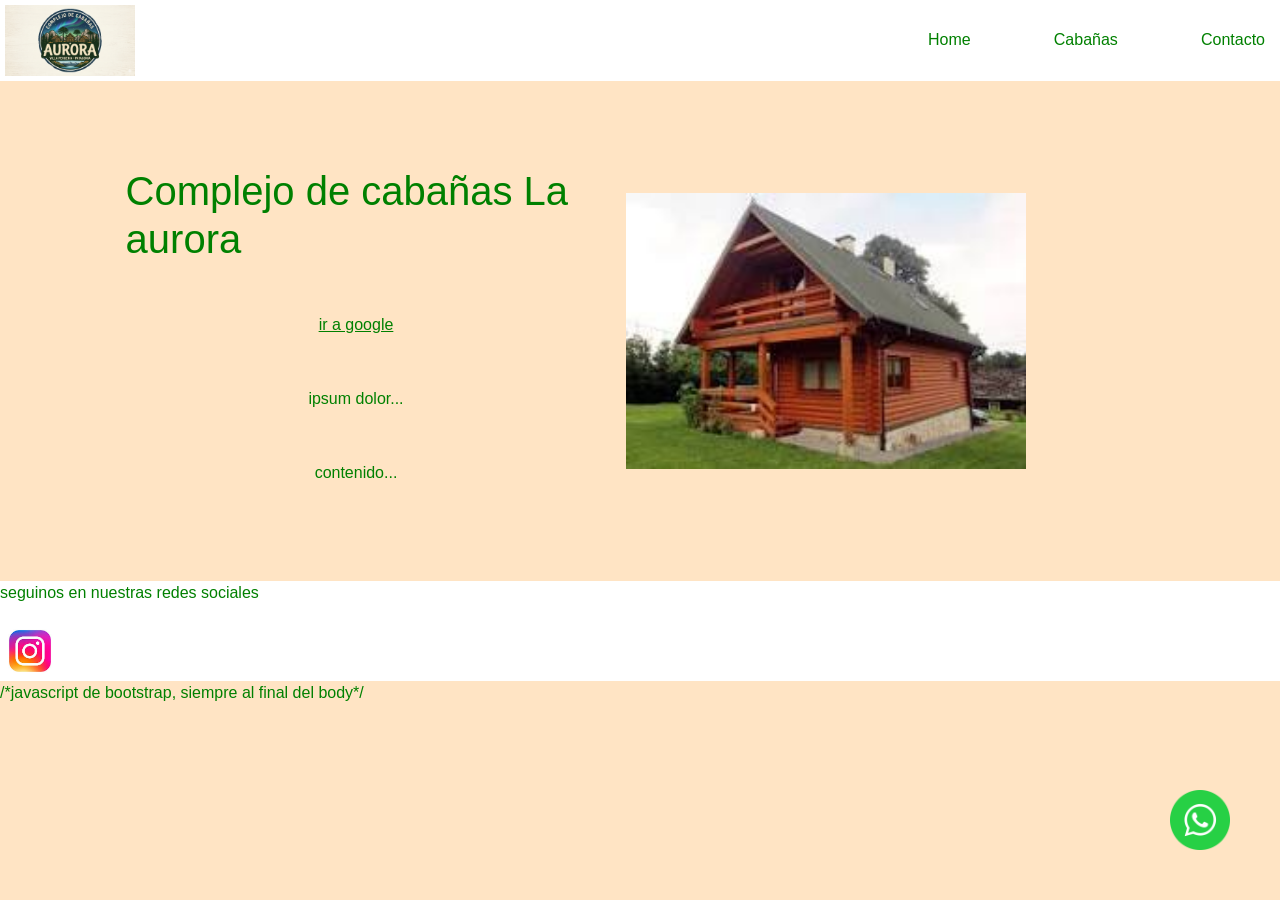
<file: index.html>
<!DOCTYPE html>
<html lang="en">

<head>


  <meta charset="UTF-8">
  <meta name="viewport" content="width=device-width, initial-scale=1.0">
  <title>Document</title>

  <link href="https://cdn.jsdelivr.net/npm/bootstrap@5.3.8/dist/css/bootstrap.min.css" rel="stylesheet" integrity="sha384-sRIl4kxILFvY47J16cr9ZwB07vP4J8+LH7qKQnuqkuIAvNWLzeN8tE5YBujZqJLB" crossorigin="anonymous">

  <link rel="stylesheet" href="./css/styles.css">

</head>

     
<body>
    
    <header> 


        <img class="logo" src="./img/logo.png" alt="logo del complejo">
      
      
       
      <nav>
        <ul class="lista-header">
          <li><a 
            href="#">Home</a>
          <li><a 
            href="./page/cabañas.html">Cabañas</a>
          </li>
          <li><a href="./page/contacto.html">Contacto</a
          ></li>
        </ul>
    
      </nav>

    </header>   

<main> 
  <section class="presentacion">
  
    <div>
    <div>
        <h1>Complejo de cabañas La aurora</h1>
        <a href="https://www.google.com" target="_blank">ir a google</a>
        <p>ipsum dolor...</p>
        <p>contenido...</p>
    </div>
        <img src="./img/descarga.jpg" alt="ejemplo 1" />
   </div>
  </section>

   
      

  

</main>
 
<footer>
  <p> seguinos en nuestras redes sociales </p>
  <img src="./img/logo.ig.jpg" alt="">
  <img class="wp"   src="./img/whatsApp.png" alt="">


</footer>










/*javascript de bootstrap, siempre al final del body*/
<script src="https://cdn.jsdelivr.net/npm/bootstrap@5.3.8/dist/js/bootstrap.bundle.min.js" integrity="sha384-FKyoEForCGlyvwx9Hj09JcYn3nv7wiPVlz7YYwJrWVcXK/BmnVDxM+D2scQbITxI" crossorigin="anonymous"></script>
</body>

</html>
</file>
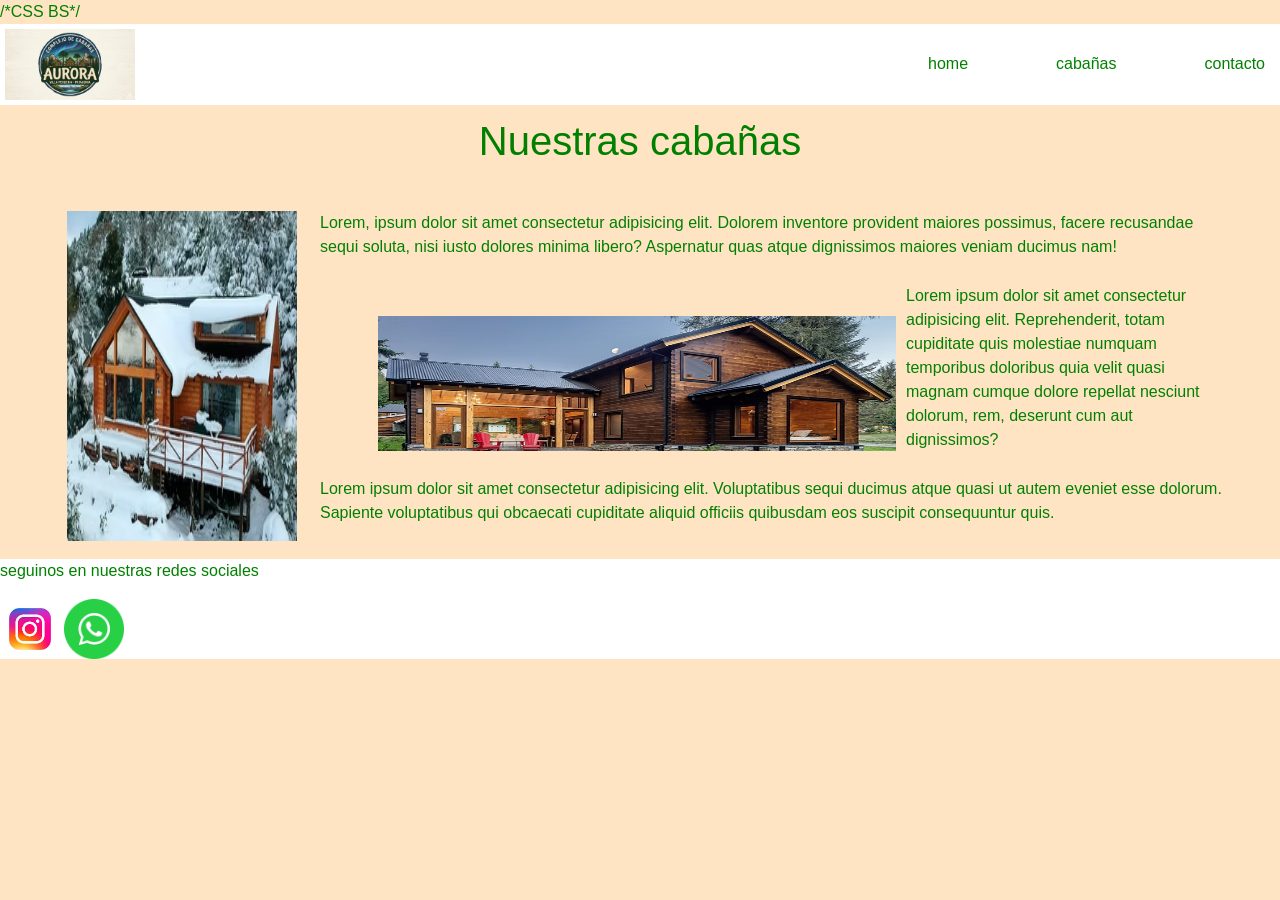
<file: page/cabañas.html>
<!DOCTYPE html>
<html lang="en">
    
<head>

    <meta charset="UTF-8" />
    <meta name="viewport" content="width=device-width, initial-scale=1" />
    <title>Document</title>

/*CSS BS*/
<link href="https://cdn.jsdelivr.net/npm/bootstrap@5.3.8/dist/css/bootstrap.min.css" rel="stylesheet" integrity="sha384-sRIl4kxILFvY47J16cr9ZwB07vP4J8+LH7qKQnuqkuIAvNWLzeN8tE5YBujZqJLB" crossorigin="anonymous">

<link rel="stylesheet" href="../css/styles.css">


</head>
<body>

    <header>
    <img class="logo" src="../img/logo.png" alt="logo del complejo">
    <nav>
        <ul class="lista-header">
            <li><a href="../index.html">home</a></li>   
            <li><a href="#">cabañas</a></li>
            <li><a href="./contacto.html">contacto</a></li>
        </ul>
     </nav>




    </header>

 <main class="contenedor-grid">
    
    <h1 class="titulo-grid"> Nuestras cabañas</h1>

    <p class="parrafo-uno"> Lorem, ipsum dolor sit amet consectetur adipisicing elit. 
    Dolorem inventore provident maiores possimus, facere recusandae sequi soluta, nisi iusto dolores minima libero? Aspernatur quas atque dignissimos maiores veniam ducimus nam!</p>

    <p class="parrafo-dos"> Lorem ipsum dolor sit amet consectetur adipisicing elit. 
    Reprehenderit, totam cupiditate quis molestiae numquam temporibus doloribus quia velit quasi magnam cumque dolore repellat nesciunt dolorum, rem, deserunt cum aut dignissimos?</p>

    <p class="parrafo-tres">Lorem ipsum dolor sit amet consectetur adipisicing elit. 
    Voluptatibus sequi ducimus atque quasi ut autem eveniet esse dolorum. Sapiente voluptatibus qui obcaecati cupiditate aliquid officiis quibusdam eos suscipit consequuntur quis.
    </p>

    <img class="mobile" src="../img/logo.png" alt="">
    <img class="cabañas2-grid" src="../img/cabañas-ej2.avif" alt="">
    <img class="cabañas3-grid" src="../img/cabañas-ej3.avif" alt="">



 </main>
    
 <footer>
    
    <p> seguinos en nuestras redes sociales </p>
     <img src="../img/logo.ig.jpg" alt="">
    <img src="../img/whatsApp.png" alt="">







 </footer>
 



    <script src="https://cdn.jsdelivr.net/npm/bootstrap@5.3.8/dist/js/bootstrap.bundle.min.js" integrity="sha384-FKyoEForCGlyvwx9Hj09JcYn3nv7wiPVlz7YYwJrWVcXK/BmnVDxM+D2scQbITxI" crossorigin="anonymous"></script>
</body>
</html>
</file>
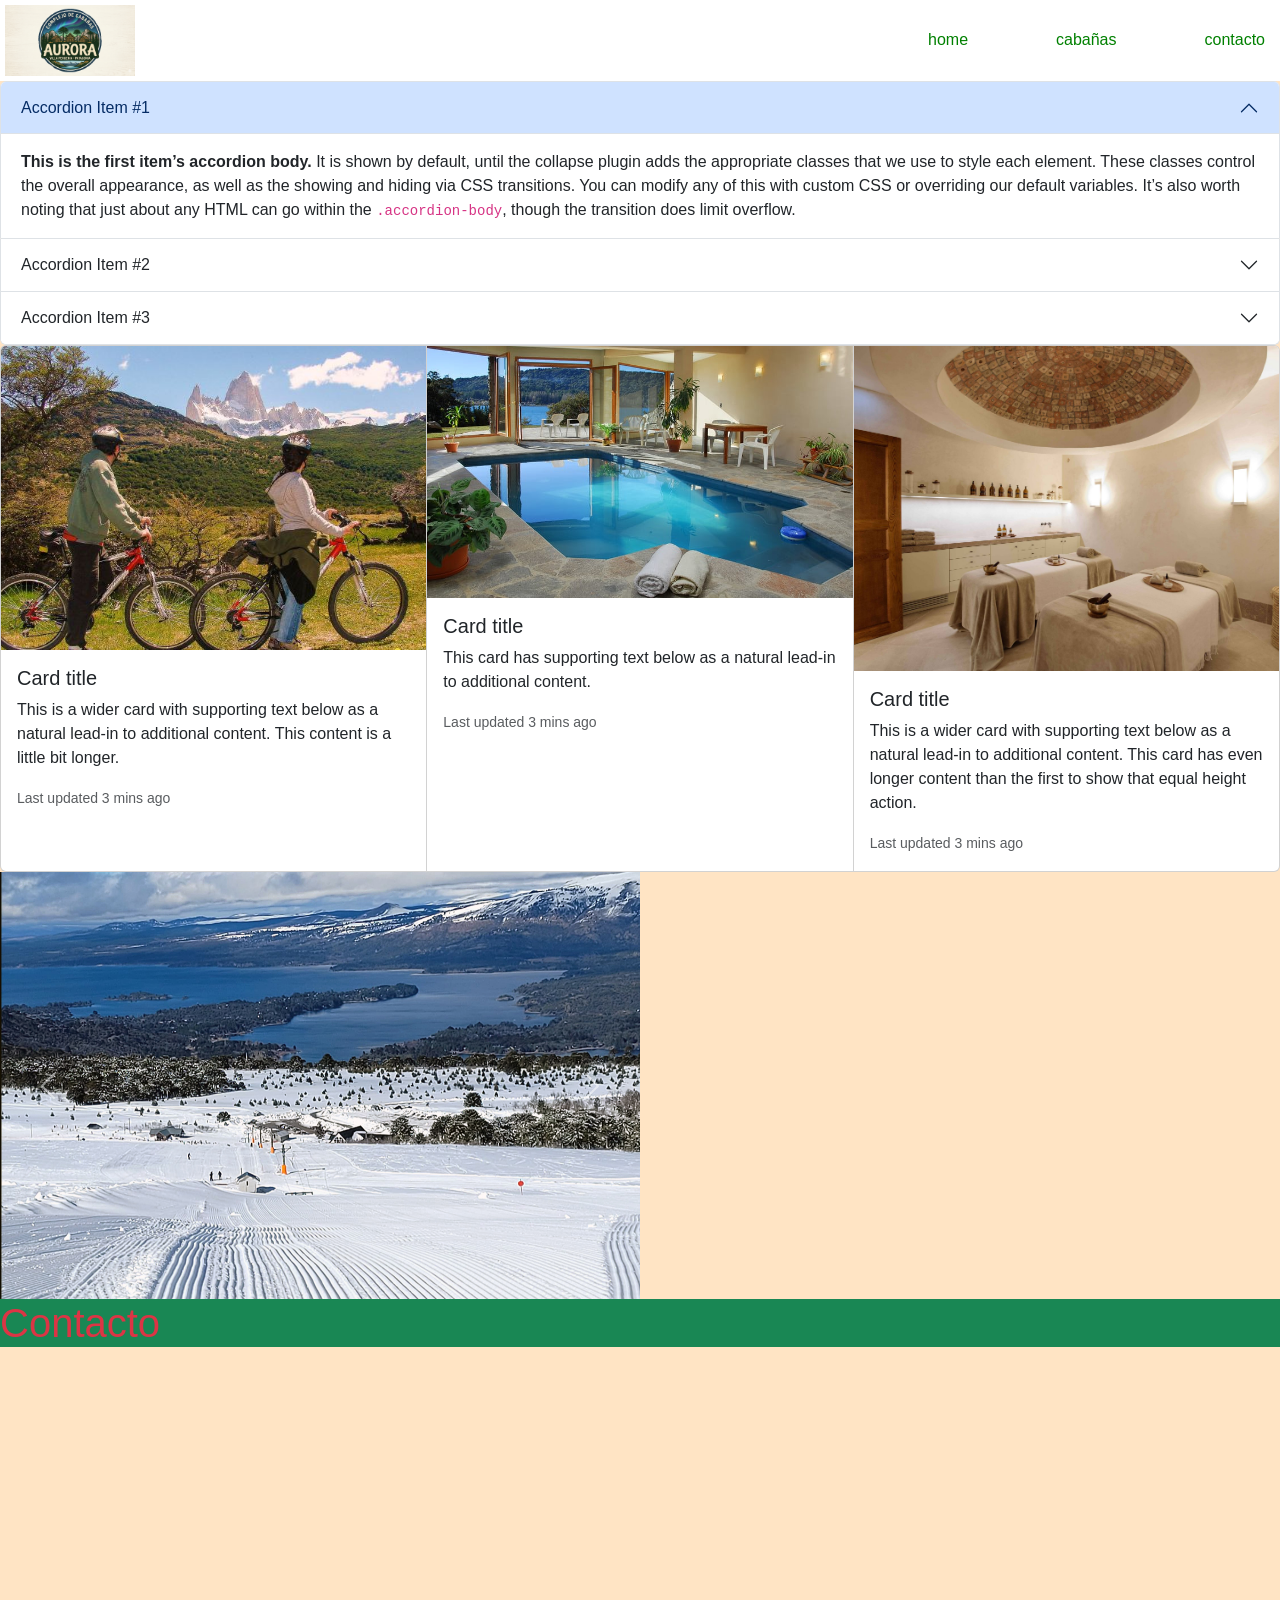
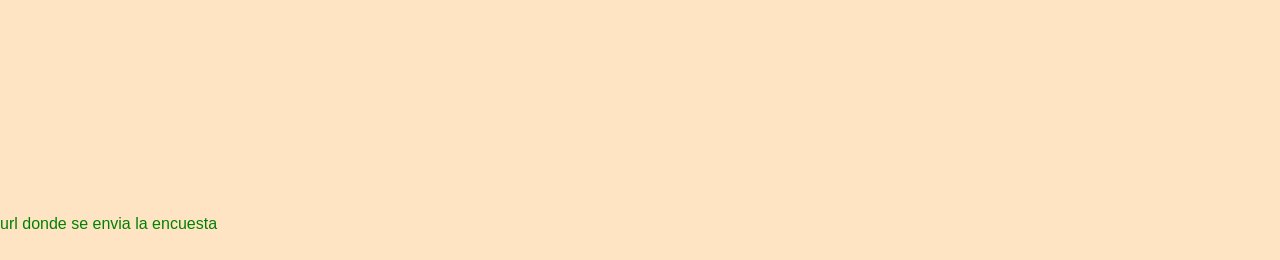
<file: page/contacto.html>
<!DOCTYPE html>
<html lang="en">

<head>
    <meta charset="UTF-8" />
    <meta name="viewport" content="width=device-width, initial-scale=1" />
    <title>Document</title>

<link href="https://cdn.jsdelivr.net/npm/bootstrap@5.3.8/dist/css/bootstrap.min.css" rel="stylesheet" integrity="sha384-sRIl4kxILFvY47J16cr9ZwB07vP4J8+LH7qKQnuqkuIAvNWLzeN8tE5YBujZqJLB" crossorigin="anonymous">
<link rel="stylesheet" href="../css/styles.css">    

</head>
<body>
    
<header>
<img class="logo" src="../img/logo.png" alt="">    
 
    <nav>
        <ul class="lista-header">
            <li><a href="../index.html">home</a></li>
            <li><a href="../page/cabañas.html">cabañas</a></li>
            <li><a href="#">contacto</a></li>
        </ul>
    
    </nav>

  </header>
 
    <main>
       <div class="accordion" id="accordionExample">
  <div class="accordion-item">
    <h2 class="accordion-header">
      <button class="accordion-button" type="button" data-bs-toggle="collapse" data-bs-target="#collapseOne" aria-expanded="true" aria-controls="collapseOne">
        Accordion Item #1
      </button>
    </h2>
    <div id="collapseOne" class="accordion-collapse collapse show" data-bs-parent="#accordionExample">
      <div class="accordion-body">
        <strong>This is the first item’s accordion body.</strong> It is shown by default, until the collapse plugin adds the appropriate classes that we use to style each element. These classes control the overall appearance, as well as the showing and hiding via CSS transitions. You can modify any of this with custom CSS or overriding our default variables. It’s also worth noting that just about any HTML can go within the <code>.accordion-body</code>, though the transition does limit overflow.
      </div>
    </div>
  </div>
  <div class="accordion-item">
    <h2 class="accordion-header">
      <button class="accordion-button collapsed" type="button" data-bs-toggle="collapse" data-bs-target="#collapseTwo" aria-expanded="false" aria-controls="collapseTwo">
        Accordion Item #2
      </button>
    </h2>
    <div id="collapseTwo" class="accordion-collapse collapse" data-bs-parent="#accordionExample">
      <div class="accordion-body">
        <strong>This is the second item’s accordion body.</strong> It is hidden by default, until the collapse plugin adds the appropriate classes that we use to style each element. These classes control the overall appearance, as well as the showing and hiding via CSS transitions. You can modify any of this with custom CSS or overriding our default variables. It’s also worth noting that just about any HTML can go within the <code>.accordion-body</code>, though the transition does limit overflow.
      </div>
    </div>
  </div>
  <div class="accordion-item">
    <h2 class="accordion-header">
      <button class="accordion-button collapsed" type="button" data-bs-toggle="collapse" data-bs-target="#collapseThree" aria-expanded="false" aria-controls="collapseThree">
        Accordion Item #3
      </button>
    </h2>
    <div id="collapseThree" class="accordion-collapse collapse" data-bs-parent="#accordionExample">
      <div class="accordion-body">
        <strong>This is the third item’s accordion body.</strong> It is hidden by default, until the collapse plugin adds the appropriate classes that we use to style each element. These classes control the overall appearance, as well as the showing and hiding via CSS transitions. You can modify any of this with custom CSS or overriding our default variables. It’s also worth noting that just about any HTML can go within the <code>.accordion-body</code>, though the transition does limit overflow.
      </div>
    </div>
  </div>
</div>

        <section class="card-group">
    <div class="card">
    <img src="../img/act.card1.jpg" class="card-img-top" alt="...">
    <div class="card-body">
    <h5 class="card-title">Card title</h5>
     <p class="card-text">This is a wider card with supporting text below as a natural lead-in to additional content. This content is a little bit longer.</p>
      <p class="card-text"><small class="text-body-secondary">Last updated 3 mins ago</small></p>
    </div>
    </div>
    <div class="card">
    <img src="../img/rafting,card2.jpg" class="card-img-top" alt="...">
    <div class="card-body">
      <h5 class="card-title">Card title</h5>
      <p class="card-text">This card has supporting text below as a natural lead-in to additional content.</p>
      <p class="card-text"><small class="text-body-secondary">Last updated 3 mins ago</small></p>
    </div>
    </div>
    <div class="card">
    <img src="../img/masajes.act.card3.jpg" class="card-img-top" alt="...">
    <div class="card-body">
      <h5 class="card-title">Card title</h5>
      <p class="card-text">This is a wider card with supporting text below as a natural lead-in to additional content. This card has even longer content than the first to show that equal height action.</p>
      <p class="card-text"><small class="text-body-secondary">Last updated 3 mins ago</small></p>
    </div>
  </div>
</section>

<section id="carouselExampleFade" class="carousel slide carousel-fade w-50">
  <div class="carousel-inner">
    <div class="carousel-item active">
      <img src="../img/carru.1.jpg" class="d-block w-100" alt="...">
    </div>
    <div class="carousel-item">
      <img src="../img/carru.2.jpg" class="d-block w-100" alt="...">
    </div>
    <div class="carousel-item">
      <img src="../img/carru.3.jpg" class="d-block w-100" alt="...">
    </div>
  </div>
  <button class="carousel-control-prev" type="button" data-bs-target="#carouselExampleFade" data-bs-slide="prev">
    <span class="carousel-control-prev-icon" aria-hidden="true"></span>
    <span class="visually-hidden">Previous</span>
  </button>
  <button class="carousel-control-next" type="button" data-bs-target="#carouselExampleFade" data-bs-slide="next">
    <span class="carousel-control-next-icon" aria-hidden="true"></span>
    <span class="visually-hidden">Next</span>
  </button>
</section>


















     <h1 class="text-danger bg-success"> Contacto </h1>


    <iframe src="https://www.google.com/maps/embed?pb=!1m18!1m12!1m3!1d3105.8850910680508!2d-71.1758742883078!3d-38.8808707716097!2m3!1f0!2f0!3f0!3m2!1i1024!2i768!4f13.1!3m3!1m2!1s0x9612e26199cb09a7%3A0x2f1845305e49ce35!2sMunicipio%20de%20Villa%20Pehuenia!5e0!3m2!1ses-419!2sar!4v1775866676082!5m2!1ses-419!2sar" width="600" height="450" style="border:0;" allowfullscreen="" loading="lazy" referrerpolicy="no-referrer-when-downgrade"></iframe>
    
    <iframe width="560" height="315" src="https://www.youtube.com/embed/_FNzMoPfleU?si=wQFk_48FSYNJACHY" title="YouTube video player" frameborder="0" allow="accelerometer; autoplay; clipboard-write; encrypted-media; gyroscope; picture-in-picture; web-share" referrerpolicy="strict-origin-when-cross-origin" allowfullscreen></iframe>
    <form action="">url donde se envia la encuesta</form>
        <label for=""></label>

    
    </main>
    
    

    
    <footer>





    </footer>
    







    <script src="https://cdn.jsdelivr.net/npm/bootstrap@5.3.8/dist/js/bootstrap.bundle.min.js" integrity="sha384-FKyoEForCGlyvwx9Hj09JcYn3nv7wiPVlz7YYwJrWVcXK/BmnVDxM+D2scQbITxI" crossorigin="anonymous"></script>
</body>
</html>
</file>
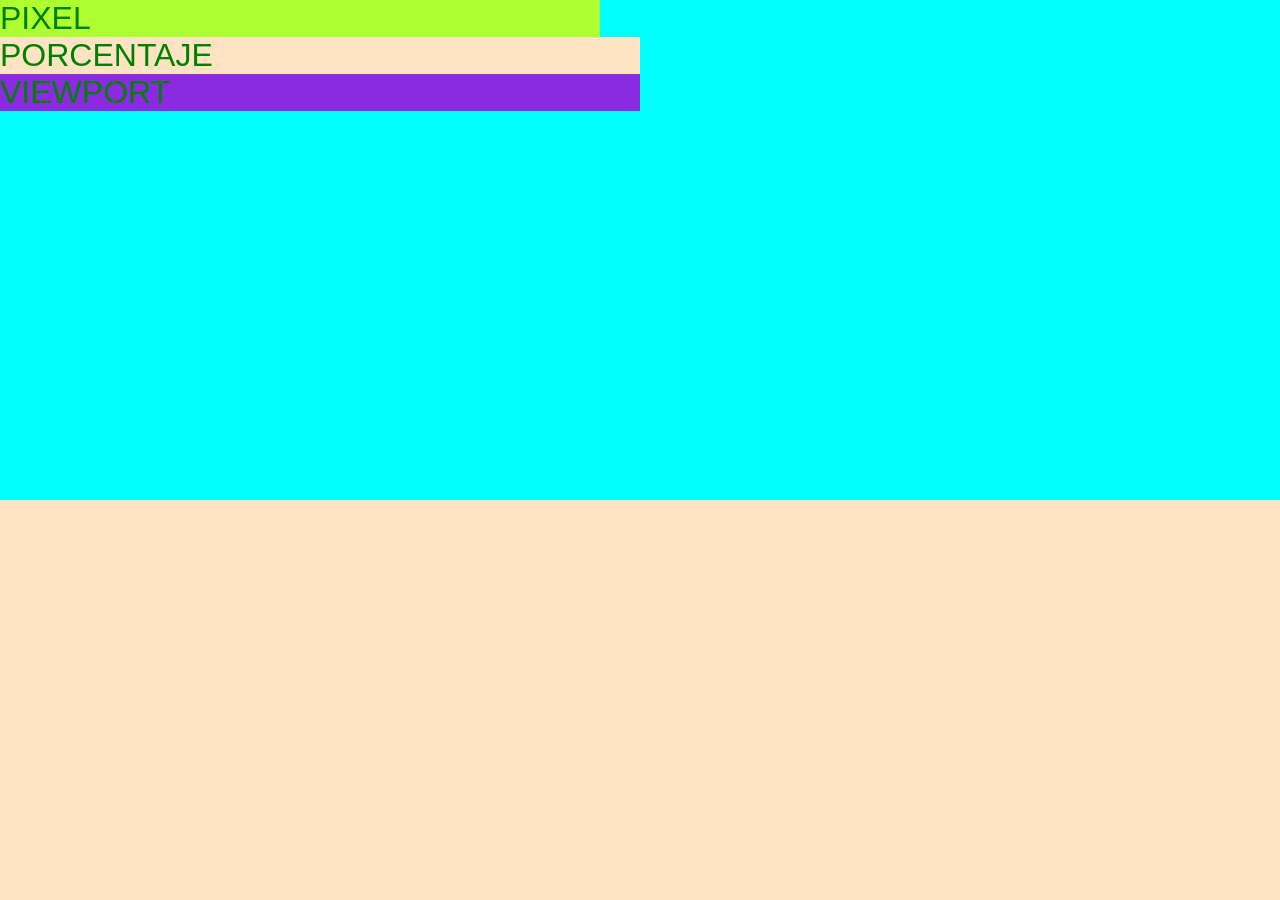
<file: page/unidades.html>
<!DOCTYPE html>
<html lang="es">
<head>
  <meta charset="UTF-8" />
  <meta name="viewport" content="width=device-width, initial-scale=1.0" />
  <title>Título de tu página</title>
  <link rel="stylesheet" href="../css/styles.css" />
</head>
<body>
<section class="contenedor">
    <div class="pixel">  pixel </div>
    <div class="porcentaje"> Porcentaje </div>
    <div class="viewport"> Viewport </div>


  </section>



  <!-- Aquí va el contenido de tu página -->





</body>


</html>
</file>
<file: css/styles.css>
/* titulo */  

/* comentarios css, divididos por clases y etiquetas los diferentes estilos */


/* pararrafos */        


/* RESET */
*{
    margin: 0;
    padding: 0;
    box-sizing: border-box;
}

/* BOX MODEL - MODELO CAJA*/


.section-box{
    background-color: blue;
  

}


.box{
font-size: 2rem;
background-color: red;
border: 6px solid black;
padding-bottom: 25px;
text-align: justify;

}


/* Flex box*/

.padreflex{
background-color: bisque;
height: 600px;
display: flex;
flex-direction: row;    
justify-content:space-evenly ;
align-items: center;



}



.hijoflex{
width: 80px;
height: 80px;
border: black 3px;
background-color: cornflowerblue;

}

/* .self{
    align-self: flex-start;
} */





body{
    font-family: Arial, Helvetica, sans-serif;
    color: green;
    margin: 0;
    background-color: bisque;
}



/* main index*/

.presentacion{
    color: green;
}

.presentacion div {
  width: 90%;
  height: 500px;
  display: flex;
  flex-direction: row; /* texto a la izquierda, imagen a la derecha */
  justify-content: center; /* centra el bloque */
  align-items: center; /* alinea verticalmente */
  gap: 40px;
}

.presentacion div > img {
  max-width: 400px; /* imagen más grande */
  height: auto;
  flex-shrink: 0;
  width: 70%;
}


.presentacion div > div {
  display: flex;
  flex-direction: column; /* apila título y contenido verticalmente */
  max-width: 40%;
}

.presentacion div > div > h1,
.presentacion div > div > p,
.presentacion div > div > a {
  margin: 0 0 10px 0;
  text-align: left;
  color: green;
}




/* titulos  h1 a nav a (usar comas si poner mas de un comando) */

h1, nav, nav a {
    font-family: Arial, Helvetica, sans-serif;
    text-decoration: none;
    color: green 

   
}




/* ej de aplicar clase en pie de pagina - redes sociales */



.texto-verde{

    color: green;
}

/* especificidad - Header-flex*/



header{
    background-color: white;
    display: flex;
    flex-direction: row;
    justify-content: space-between;
    position: sticky;
    top: 0;

}

header p{
    color: naranja;
}

header img{
    width: 130px;
}



/*imagenes siempre se corrige uno el otro va en automatico */

.logo {
    width: 130px;
    height: auto;
    margin: 5px;    

}

.lista-nav{
    list-style: none;
}

/* color de fondo de pantalla */

.lista-header{
    list-style: none;
    display: flex;
    justify-content: space-between;
    padding-right: 15px;
    align-items: center;
    height: 100%;

}

header{
    background-color: white;
    
}



/*color de las letras de mi nav */

nav{

width: 30%;
}



.lista-nav li a{
    color: green;
    
}



.presentacion p{
    color: green;
}

/*unidades de medida */ 

.contenedor{
    background-color: aqua;
    text-transform: uppercase;
    font-size: 2rem;
    height: 500px;

}

.pixel{
    background-color: greenyellow;
    width: 600px;
}

.porcentaje{
    background-color: bisque;
    width: 50%; 

}

.viewport{
    background-color: blueviolet;   
width: 50%;


}       

/*FOOTER*/
footer{
    background-color: white;
    color: green;

}
footer img{
    width: 60px;
}

.wp{
    position: fixed;
    right: 50px;
    bottom: 50px;
}

/*grid*/

.contenedor-grid img{
    width: 90%;
    height: 90%;
}


.contenedor-grid{
     display: grid;
 /*cantidad y el alto de cada fila */
    grid-template-rows:80px 100px 150px 100px ;


 /*cantidad y el ancho de cada columna*/
    grid-template-columns: 20% 45% 25%;

    justify-content: center;
    justify-items: center;
    align-items: center;

    row-gap:8px ;
    column-gap: 10px;

}

.titulo-grid{
    grid-row: 1/2;
    grid-column: 1/4;
}

.cabañas2-grid{
    grid-row: 2/5;
    grid-column: 1/2 ;

 
}

.parrafo-uno{
    grid-row: 2/3;
    grid-column: 2/4;
}

.parrafo-dos{
    grid-row: 3/4;
    grid-column: 3/4;
}

.parrafo-tres{
    grid-row: 4/5;
    grid-column: 2/4;
}


.cabañas3-grid{
    grid-row: 3/4;
    grid-column: 2/3;

    justify-self: end;
    align-self: self-end;
}

.mobile{
    display: none;
}

/*Media queries 
min-wisth    desde
max-width    hasta */


/*Mobile*/

@media( max-width:480px){

    header{
        flex-direction: column;
        align-items: center;
    }
    nav{
        width: 90%;
    }
    .lista-header{
        margin: 0;
    }
    .contenedor-grid{
        grid-template-columns: 1FR;
        grid-template-rows: 60px 100px 150px 100px 200px;
        margin: 0 8px;
    
    }
    
    .parrafo-tres{
        display: none;
     }
    
     .titulo-grid{
        grid-column: 1/2;
        grid-row: 1/2;
    }
    
    .parrafo-uno{
        grid-column: 1/2;
        grid-row: 2/3;
    }
    
    .cabañas3-grid{
        grid-column: 1/2;
        grid-row: 3/4;
    }
    
    .parrafo-dos{
        grid-column: 1/2;
        grid-row: 4/5;
    }

    .cabañas2-grid{
        display: none;
    }
    
    .mobile{
        display: inline-block;
        grid-column: 1/2;
        grid-row:5/6 ;
    }

}

@media(min-width:481px) and (max-width:768px){
 body{
    background-color: orangered;
 }


}
</file>
